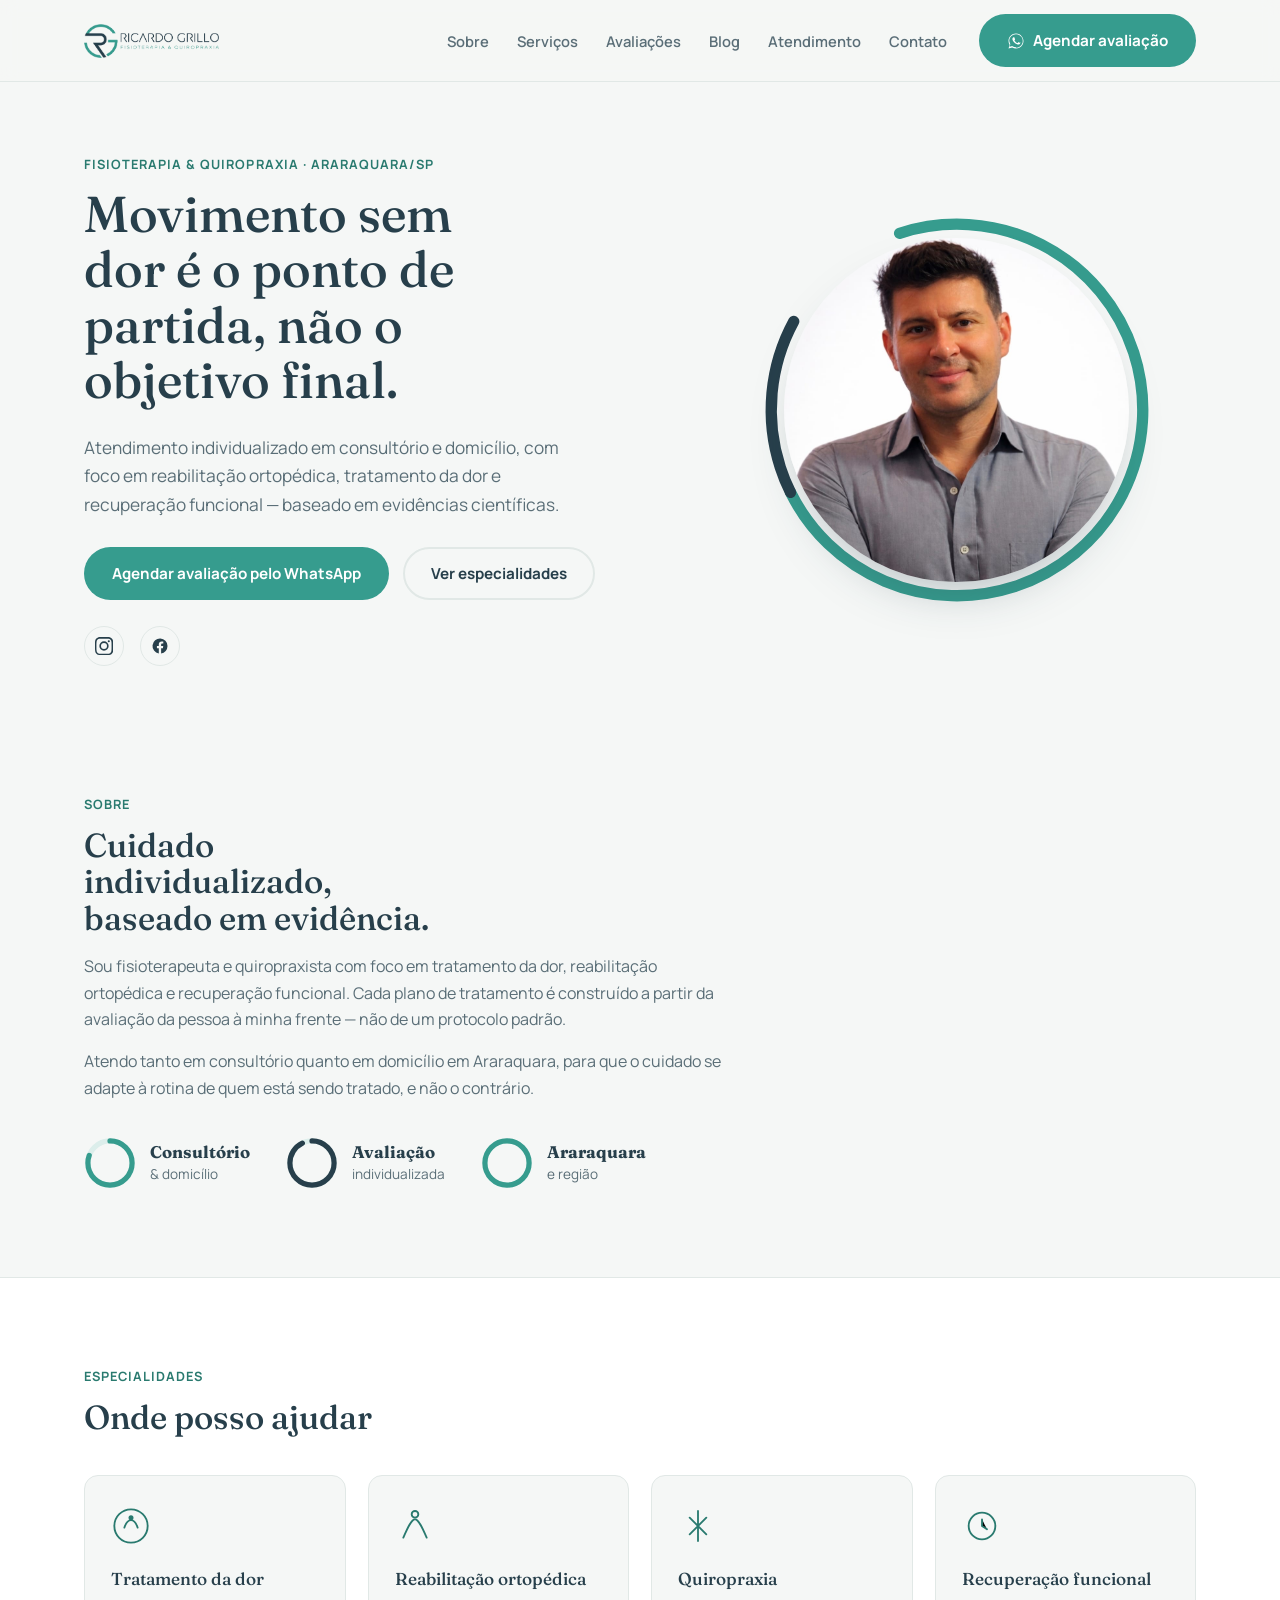
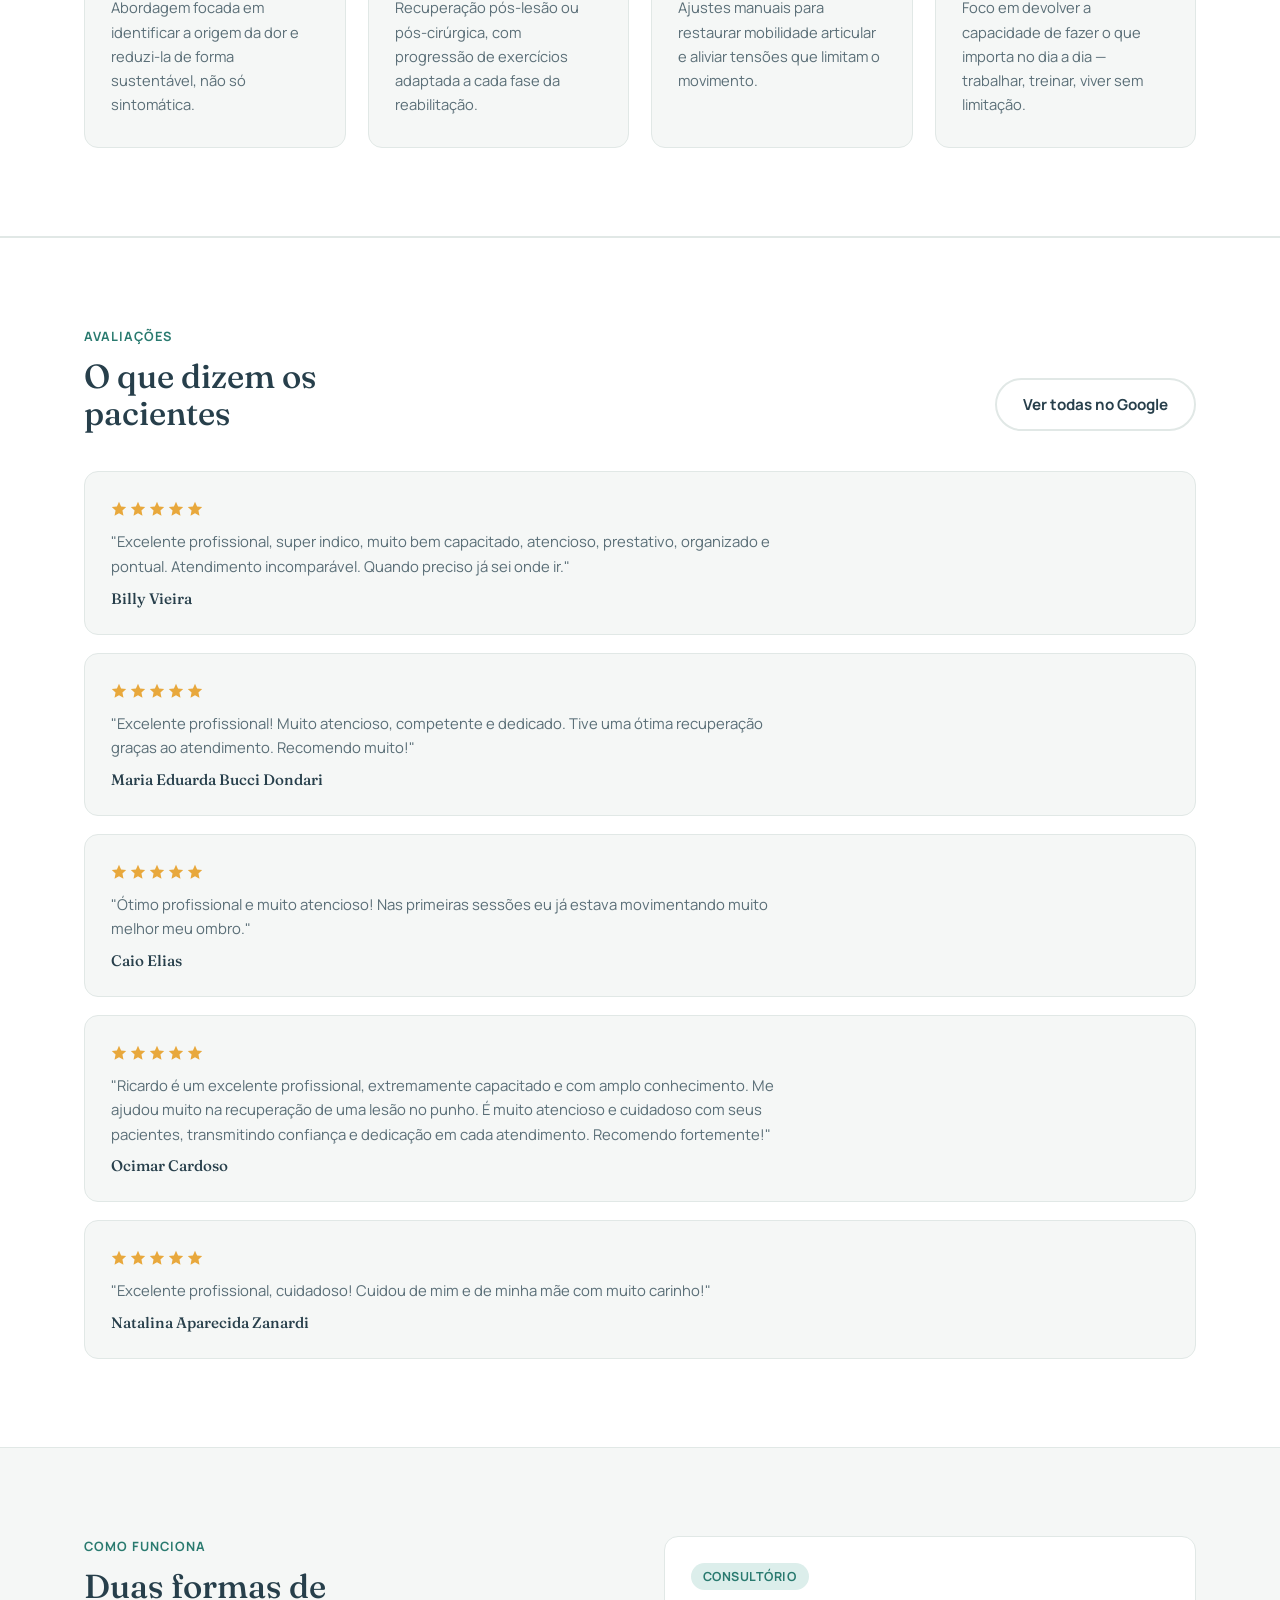
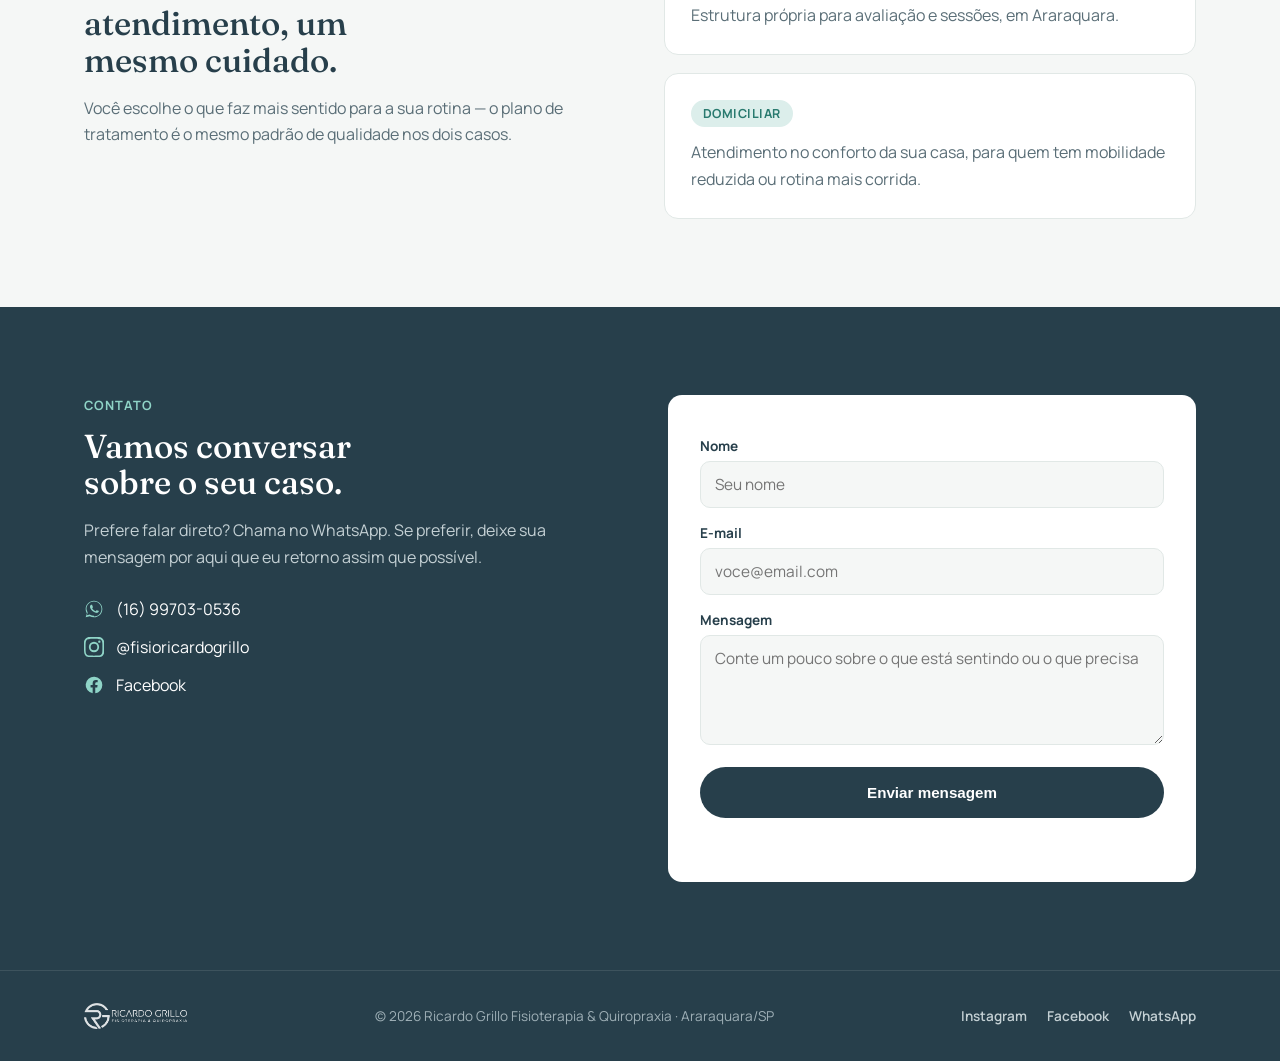
<file: index.html>
<!DOCTYPE html>
<html lang="pt-BR">
<head>
<meta charset="UTF-8">
<meta name="viewport" content="width=device-width, initial-scale=1.0">
<title>Ricardo Grillo | Fisioterapia &amp; Quiropraxia em Araraquara</title>
<meta name="description" content="Fisioterapeuta e quiropraxista em Araraquara. Atendimento em consultório e domiciliar, especialista em tratamento da dor e reabilitação ortopédica.">
<link rel="canonical" href="https://www.fisioricardogrillo.com.br/">

<!-- Open Graph (compartilhamento no WhatsApp, Instagram, Facebook) -->
<meta property="og:type" content="website">
<meta property="og:locale" content="pt_BR">
<meta property="og:title" content="Ricardo Grillo | Fisioterapia & Quiropraxia em Araraquara">
<meta property="og:description" content="Atendimento em consultório e domiciliar, especialista em tratamento da dor e reabilitação ortopédica. Agende pelo WhatsApp.">
<meta property="og:image" content="https://www.fisioricardogrillo.com.br/assets/ricardo.jpg">
<meta property="og:url" content="https://www.fisioricardogrillo.com.br/">
<meta name="twitter:card" content="summary_large_image">

<!-- Dados estruturados para o Google entender o negócio -->
<script type="application/ld+json">
{
  "@context": "https://schema.org",
  "@type": "PhysicalTherapy",
  "name": "Fisioterapeuta Ricardo Grillo",
  "description": "Fisioterapeuta e quiropraxista em Araraquara. Atendimento em consultório e domiciliar, especialista em tratamento da dor e reabilitação ortopédica.",
  "url": "https://www.fisioricardogrillo.com.br/",
  "telephone": "+5516997030536",
  "address": {
    "@type": "PostalAddress",
    "streetAddress": "R. Expedicionários do Brasil, 2236 - Centro",
    "addressLocality": "Araraquara",
    "addressRegion": "SP",
    "postalCode": "14801-170",
    "addressCountry": "BR"
  },
  "sameAs": [
    "https://www.instagram.com/fisioricardogrillo",
    "https://www.facebook.com/share/1H2QvB4pZF/"
  ]
}
</script>

<link rel="preconnect" href="https://fonts.googleapis.com">
<link rel="preconnect" href="https://fonts.gstatic.com" crossorigin>
<link href="https://fonts.googleapis.com/css2?family=Fraunces:opsz,wght@9..144,400;9..144,500;9..144,600&family=Manrope:wght@400;500;600;700;800&display=swap" rel="stylesheet">
<link rel="stylesheet" href="styles.css">
</head>
<body>

<div class="arc-progress" aria-hidden="true"></div>

<header class="site-header" id="topo">
  <div class="wrap header-inner">
    <a href="#topo" class="brand">
      <img src="assets/logo.png" alt="Ricardo Grillo — Fisioterapia &amp; Quiropraxia" class="brand-logo">
    </a>
    <nav class="main-nav" id="mainNav">
      <a href="#sobre">Sobre</a>
      <a href="#servicos">Serviços</a>
      <a href="#avaliacoes">Avaliações</a>
      <a href="blog/index.html">Blog</a>
      <a href="#atendimento">Atendimento</a>
      <a href="#contato">Contato</a>
    </nav>
    <a class="btn btn-whatsapp header-cta" href="https://wa.me/5516997030536" target="_blank" rel="noopener">
      <svg viewBox="0 0 24 24" class="icon-wa" aria-hidden="true"><path d="M17.5 14.4c-.3-.1-1.7-.8-1.9-.9-.3-.1-.4-.1-.6.1-.2.3-.7.9-.8 1-.1.2-.3.2-.5.1-.3-.1-1.2-.4-2.2-1.4-.8-.7-1.4-1.6-1.5-1.9-.2-.3 0-.5.1-.6.1-.1.3-.3.4-.5.1-.1.2-.3.2-.4.1-.2 0-.3 0-.5-.1-.1-.6-1.4-.8-2-.2-.5-.4-.4-.6-.4h-.5c-.2 0-.5.1-.7.3-.2.3-.9.9-.9 2.1 0 1.2.9 2.4 1 2.6.1.2 1.8 2.8 4.4 3.9.6.3 1.1.4 1.5.6.6.2 1.2.2 1.6.1.5-.1 1.7-.7 1.9-1.3.2-.6.2-1.2.2-1.3-.1-.1-.2-.2-.5-.3z"/><path d="M12 2C6.5 2 2 6.5 2 12c0 1.9.5 3.7 1.5 5.3L2 22l4.9-1.3c1.5.8 3.3 1.3 5.1 1.3 5.5 0 10-4.5 10-10S17.5 2 12 2zm0 18.2c-1.7 0-3.3-.5-4.7-1.3l-.3-.2-3.5.9.9-3.4-.2-.4C3.5 13.8 3 12 3 12c0-5 4-9 9-9s9 4 9 9-4 9-9 9z"/></svg>
      Agendar avaliação
    </a>
    <button class="nav-toggle" id="navToggle" aria-label="Abrir menu" aria-expanded="false">
      <span></span><span></span><span></span>
    </button>
  </div>
</header>

<main>

  <!-- HERO -->
  <section class="hero">
    <div class="wrap hero-inner">
      <div class="hero-copy">
        <p class="eyebrow">Fisioterapia &amp; Quiropraxia · Araraquara/SP</p>
        <h1>Movimento sem dor é o ponto de partida, não o objetivo final.</h1>
        <p class="hero-lede">Atendimento individualizado em consultório e domicílio, com foco em reabilitação ortopédica, tratamento da dor e recuperação funcional — baseado em evidências científicas.</p>
        <div class="hero-actions">
          <a class="btn btn-whatsapp" href="https://wa.me/5516997030536" target="_blank" rel="noopener">Agendar avaliação pelo WhatsApp</a>
          <a class="btn btn-ghost" href="#servicos">Ver especialidades</a>
        </div>
        <div class="hero-social" aria-label="Redes sociais">
          <a href="https://www.instagram.com/fisioricardogrillo" target="_blank" rel="noopener" aria-label="Instagram">
            <svg viewBox="0 0 24 24"><path d="M12 2.2c3.2 0 3.6 0 4.9.1 1.2.1 1.9.2 2.4.4.6.2 1 .5 1.4.9.4.4.7.8.9 1.4.2.5.3 1.2.4 2.4.1 1.3.1 1.7.1 4.9s0 3.6-.1 4.9c-.1 1.2-.2 1.9-.4 2.4-.2.6-.5 1-.9 1.4-.4.4-.8.7-1.4.9-.5.2-1.2.3-2.4.4-1.3.1-1.7.1-4.9.1s-3.6 0-4.9-.1c-1.2-.1-1.9-.2-2.4-.4-.6-.2-1-.5-1.4-.9-.4-.4-.7-.8-.9-1.4-.2-.5-.3-1.2-.4-2.4-.1-1.3-.1-1.7-.1-4.9s0-3.6.1-4.9c.1-1.2.2-1.9.4-2.4.2-.6.5-1 .9-1.4.4-.4.8-.7 1.4-.9.5-.2 1.2-.3 2.4-.4 1.3-.1 1.7-.1 4.9-.1zM12 0C8.7 0 8.3 0 7 .1 5.7.1 4.8.3 4 .6c-.8.3-1.5.7-2.2 1.4C1.1 2.7.7 3.4.4 4.2.1 5 0 5.9 0 7.2 0 8.5 0 8.9 0 12.2s0 3.7.1 5c.1 1.3.2 2.2.5 3 .3.8.7 1.5 1.4 2.2.7.7 1.4 1.1 2.2 1.4.8.3 1.7.4 3 .5 1.3.1 1.7.1 5 .1s3.7 0 5-.1c1.3-.1 2.2-.2 3-.5.8-.3 1.5-.7 2.2-1.4.7-.7 1.1-1.4 1.4-2.2.3-.8.4-1.7.5-3 .1-1.3.1-1.7.1-5s0-3.7-.1-5c-.1-1.3-.2-2.2-.5-3-.3-.8-.7-1.5-1.4-2.2C21.3 1.1 20.6.7 19.8.4 19 .1 18.1 0 16.8 0 15.5 0 15.1 0 12 0z"/><path d="M12 5.8a6.2 6.2 0 100 12.4 6.2 6.2 0 000-12.4zm0 10.2a4 4 0 110-8 4 4 0 010 8z"/><circle cx="18.4" cy="5.6" r="1.4"/></svg>
          </a>
          <a href="https://www.facebook.com/share/1H2QvB4pZF/" target="_blank" rel="noopener" aria-label="Facebook">
            <svg viewBox="0 0 24 24"><path d="M22 12a10 10 0 10-11.6 9.9v-7H7.9V12h2.5V9.8c0-2.5 1.5-3.9 3.8-3.9 1.1 0 2.2.2 2.2.2v2.5h-1.3c-1.2 0-1.6.8-1.6 1.6V12h2.8l-.4 2.9h-2.4v7A10 10 0 0022 12z"/></svg>
          </a>
        </div>
      </div>
      <div class="hero-figure">
        <svg class="hero-arc" viewBox="0 0 520 520" aria-hidden="true">
          <circle cx="260" cy="260" r="230" fill="none" stroke="var(--teal)" stroke-width="14" stroke-linecap="round" stroke-dasharray="1050 1446" transform="rotate(-108 260 260)"/>
          <circle cx="260" cy="260" r="230" fill="none" stroke="var(--navy)" stroke-width="14" stroke-linecap="round" stroke-dasharray="220 1446" stroke-dashoffset="-1050" transform="rotate(-108 260 260)"/>
        </svg>
        <img src="assets/ricardo.jpg" alt="Ricardo Grillo, fisioterapeuta e quiropraxista" class="hero-photo">
      </div>
    </div>
  </section>

  <!-- SOBRE -->
  <section class="section" id="sobre">
    <div class="wrap sobre-inner">
      <div class="sobre-copy">
        <p class="eyebrow">Sobre</p>
        <h2>Cuidado individualizado, baseado em evidência.</h2>
        <p>Sou fisioterapeuta e quiropraxista com foco em tratamento da dor, reabilitação ortopédica e recuperação funcional. Cada plano de tratamento é construído a partir da avaliação da pessoa à minha frente — não de um protocolo padrão.</p>
        <p>Atendo tanto em consultório quanto em domicílio em Araraquara, para que o cuidado se adapte à rotina de quem está sendo tratado, e não o contrário.</p>
        <div class="sobre-stats">
          <div class="stat">
            <svg class="stat-arc" viewBox="0 0 80 80" aria-hidden="true"><circle cx="40" cy="40" r="34" fill="none" stroke="var(--teal-10)" stroke-width="8"/><circle cx="40" cy="40" r="34" fill="none" stroke="var(--teal)" stroke-width="8" stroke-linecap="round" stroke-dasharray="171 214" transform="rotate(-90 40 40)"/></svg>
            <div><strong>Consultório</strong><span>&amp; domicílio</span></div>
          </div>
          <div class="stat">
            <svg class="stat-arc" viewBox="0 0 80 80" aria-hidden="true"><circle cx="40" cy="40" r="34" fill="none" stroke="var(--teal-10)" stroke-width="8"/><circle cx="40" cy="40" r="34" fill="none" stroke="var(--navy)" stroke-width="8" stroke-linecap="round" stroke-dasharray="197 214" transform="rotate(-90 40 40)"/></svg>
            <div><strong>Avaliação</strong><span>individualizada</span></div>
          </div>
          <div class="stat">
            <svg class="stat-arc" viewBox="0 0 80 80" aria-hidden="true"><circle cx="40" cy="40" r="34" fill="none" stroke="var(--teal-10)" stroke-width="8"/><circle cx="40" cy="40" r="34" fill="none" stroke="var(--teal)" stroke-width="8" stroke-linecap="round" stroke-dasharray="214 214" transform="rotate(-90 40 40)"/></svg>
            <div><strong>Araraquara</strong><span>e região</span></div>
          </div>
        </div>
      </div>
    </div>
  </section>

  <!-- SERVIÇOS -->
  <section class="section section-alt" id="servicos">
    <div class="wrap">
      <p class="eyebrow">Especialidades</p>
      <h2>Onde posso ajudar</h2>
      <div class="cards">
        <article class="card">
          <svg class="card-icon" viewBox="0 0 48 48" aria-hidden="true"><path d="M24 4a20 20 0 100 40 20 20 0 000-40z" fill="none" stroke="currentColor" stroke-width="2.2"/><path d="M16 26c2-6 5-9 8-9s6 3 8 9" fill="none" stroke="currentColor" stroke-width="2.2" stroke-linecap="round"/><circle cx="24" cy="14" r="3" fill="currentColor"/></svg>
          <h3>Tratamento da dor</h3>
          <p>Abordagem focada em identificar a origem da dor e reduzi-la de forma sustentável, não só sintomática.</p>
        </article>
        <article class="card">
          <svg class="card-icon" viewBox="0 0 48 48" aria-hidden="true"><path d="M10 38c6-14 10-22 14-22s8 8 14 22" fill="none" stroke="currentColor" stroke-width="2.2" stroke-linecap="round" stroke-linejoin="round"/><circle cx="24" cy="10" r="4" fill="none" stroke="currentColor" stroke-width="2.2"/></svg>
          <h3>Reabilitação ortopédica</h3>
          <p>Recuperação pós-lesão ou pós-cirúrgica, com progressão de exercícios adaptada a cada fase da reabilitação.</p>
        </article>
        <article class="card">
          <svg class="card-icon" viewBox="0 0 48 48" aria-hidden="true"><path d="M24 6v36M14 14l20 20M34 14L14 34" stroke="currentColor" stroke-width="2.2" stroke-linecap="round"/></svg>
          <h3>Quiropraxia</h3>
          <p>Ajustes manuais para restaurar mobilidade articular e aliviar tensões que limitam o movimento.</p>
        </article>
        <article class="card">
          <svg class="card-icon" viewBox="0 0 48 48" aria-hidden="true"><path d="M8 24a16 16 0 1132 0 16 16 0 01-32 0z" fill="none" stroke="currentColor" stroke-width="2.2"/><path d="M24 16v8l6 4" stroke="currentColor" stroke-width="2.2" stroke-linecap="round" stroke-linejoin="round"/></svg>
          <h3>Recuperação funcional</h3>
          <p>Foco em devolver a capacidade de fazer o que importa no dia a dia — trabalhar, treinar, viver sem limitação.</p>
        </article>
      </div>
    </div>
  </section>

  <!-- AVALIAÇÕES -->
  <section class="section section-alt" id="avaliacoes">
    <div class="wrap">
      <div class="avaliacoes-head">
        <div>
          <p class="eyebrow">Avaliações</p>
          <h2>O que dizem os pacientes</h2>
        </div>
        <a class="btn btn-ghost" href="https://www.google.com/maps/place/Fisioterapeuta+Ricardo+Grillo/@-21.7881792,-48.182691,1047m/data=!3m2!1e3!4b1!4m6!3m5!1s0x94b8f367e138384d:0xfce66d6be62c9d5f!8m2!3d-21.7881792!4d-48.182691!16s%2Fg%2F11z1jqhp0_" target="_blank" rel="noopener">Ver todas no Google</a>
      </div>
      <div class="avaliacoes-grid">
        <article class="review-card">
          <div class="review-stars">
            <svg viewBox="0 0 20 20"><path d="M10 1l2.6 5.9L19 7.6l-4.7 4.4 1.3 6.5L10 15.3l-5.6 3.2 1.3-6.5L1 7.6l6.4-.7z"/></svg>
            <svg viewBox="0 0 20 20"><path d="M10 1l2.6 5.9L19 7.6l-4.7 4.4 1.3 6.5L10 15.3l-5.6 3.2 1.3-6.5L1 7.6l6.4-.7z"/></svg>
            <svg viewBox="0 0 20 20"><path d="M10 1l2.6 5.9L19 7.6l-4.7 4.4 1.3 6.5L10 15.3l-5.6 3.2 1.3-6.5L1 7.6l6.4-.7z"/></svg>
            <svg viewBox="0 0 20 20"><path d="M10 1l2.6 5.9L19 7.6l-4.7 4.4 1.3 6.5L10 15.3l-5.6 3.2 1.3-6.5L1 7.6l6.4-.7z"/></svg>
            <svg viewBox="0 0 20 20"><path d="M10 1l2.6 5.9L19 7.6l-4.7 4.4 1.3 6.5L10 15.3l-5.6 3.2 1.3-6.5L1 7.6l6.4-.7z"/></svg>
          </div>
          <div class="review-card-body">
            <p class="review-text">"Excelente profissional, super indico, muito bem capacitado, atencioso, prestativo, organizado e pontual. Atendimento incomparável. Quando preciso já sei onde ir."</p>
            <span class="review-author">Billy Vieira</span>
          </div>
        </article>
        <article class="review-card">
          <div class="review-stars">
            <svg viewBox="0 0 20 20"><path d="M10 1l2.6 5.9L19 7.6l-4.7 4.4 1.3 6.5L10 15.3l-5.6 3.2 1.3-6.5L1 7.6l6.4-.7z"/></svg>
            <svg viewBox="0 0 20 20"><path d="M10 1l2.6 5.9L19 7.6l-4.7 4.4 1.3 6.5L10 15.3l-5.6 3.2 1.3-6.5L1 7.6l6.4-.7z"/></svg>
            <svg viewBox="0 0 20 20"><path d="M10 1l2.6 5.9L19 7.6l-4.7 4.4 1.3 6.5L10 15.3l-5.6 3.2 1.3-6.5L1 7.6l6.4-.7z"/></svg>
            <svg viewBox="0 0 20 20"><path d="M10 1l2.6 5.9L19 7.6l-4.7 4.4 1.3 6.5L10 15.3l-5.6 3.2 1.3-6.5L1 7.6l6.4-.7z"/></svg>
            <svg viewBox="0 0 20 20"><path d="M10 1l2.6 5.9L19 7.6l-4.7 4.4 1.3 6.5L10 15.3l-5.6 3.2 1.3-6.5L1 7.6l6.4-.7z"/></svg>
          </div>
          <div class="review-card-body">
            <p class="review-text">"Excelente profissional! Muito atencioso, competente e dedicado. Tive uma ótima recuperação graças ao atendimento. Recomendo muito!"</p>
            <span class="review-author">Maria Eduarda Bucci Dondari</span>
          </div>
        </article>
        <article class="review-card">
          <div class="review-stars">
            <svg viewBox="0 0 20 20"><path d="M10 1l2.6 5.9L19 7.6l-4.7 4.4 1.3 6.5L10 15.3l-5.6 3.2 1.3-6.5L1 7.6l6.4-.7z"/></svg>
            <svg viewBox="0 0 20 20"><path d="M10 1l2.6 5.9L19 7.6l-4.7 4.4 1.3 6.5L10 15.3l-5.6 3.2 1.3-6.5L1 7.6l6.4-.7z"/></svg>
            <svg viewBox="0 0 20 20"><path d="M10 1l2.6 5.9L19 7.6l-4.7 4.4 1.3 6.5L10 15.3l-5.6 3.2 1.3-6.5L1 7.6l6.4-.7z"/></svg>
            <svg viewBox="0 0 20 20"><path d="M10 1l2.6 5.9L19 7.6l-4.7 4.4 1.3 6.5L10 15.3l-5.6 3.2 1.3-6.5L1 7.6l6.4-.7z"/></svg>
            <svg viewBox="0 0 20 20"><path d="M10 1l2.6 5.9L19 7.6l-4.7 4.4 1.3 6.5L10 15.3l-5.6 3.2 1.3-6.5L1 7.6l6.4-.7z"/></svg>
          </div>
          <div class="review-card-body">
            <p class="review-text">"Ótimo profissional e muito atencioso! Nas primeiras sessões eu já estava movimentando muito melhor meu ombro."</p>
            <span class="review-author">Caio Elias</span>
          </div>
        </article>
        <article class="review-card">
          <div class="review-stars">
            <svg viewBox="0 0 20 20"><path d="M10 1l2.6 5.9L19 7.6l-4.7 4.4 1.3 6.5L10 15.3l-5.6 3.2 1.3-6.5L1 7.6l6.4-.7z"/></svg>
            <svg viewBox="0 0 20 20"><path d="M10 1l2.6 5.9L19 7.6l-4.7 4.4 1.3 6.5L10 15.3l-5.6 3.2 1.3-6.5L1 7.6l6.4-.7z"/></svg>
            <svg viewBox="0 0 20 20"><path d="M10 1l2.6 5.9L19 7.6l-4.7 4.4 1.3 6.5L10 15.3l-5.6 3.2 1.3-6.5L1 7.6l6.4-.7z"/></svg>
            <svg viewBox="0 0 20 20"><path d="M10 1l2.6 5.9L19 7.6l-4.7 4.4 1.3 6.5L10 15.3l-5.6 3.2 1.3-6.5L1 7.6l6.4-.7z"/></svg>
            <svg viewBox="0 0 20 20"><path d="M10 1l2.6 5.9L19 7.6l-4.7 4.4 1.3 6.5L10 15.3l-5.6 3.2 1.3-6.5L1 7.6l6.4-.7z"/></svg>
          </div>
          <div class="review-card-body">
            <p class="review-text">"Ricardo é um excelente profissional, extremamente capacitado e com amplo conhecimento. Me ajudou muito na recuperação de uma lesão no punho. É muito atencioso e cuidadoso com seus pacientes, transmitindo confiança e dedicação em cada atendimento. Recomendo fortemente!"</p>
            <span class="review-author">Ocimar Cardoso</span>
          </div>
        </article>
        <article class="review-card">
          <div class="review-stars">
            <svg viewBox="0 0 20 20"><path d="M10 1l2.6 5.9L19 7.6l-4.7 4.4 1.3 6.5L10 15.3l-5.6 3.2 1.3-6.5L1 7.6l6.4-.7z"/></svg>
            <svg viewBox="0 0 20 20"><path d="M10 1l2.6 5.9L19 7.6l-4.7 4.4 1.3 6.5L10 15.3l-5.6 3.2 1.3-6.5L1 7.6l6.4-.7z"/></svg>
            <svg viewBox="0 0 20 20"><path d="M10 1l2.6 5.9L19 7.6l-4.7 4.4 1.3 6.5L10 15.3l-5.6 3.2 1.3-6.5L1 7.6l6.4-.7z"/></svg>
            <svg viewBox="0 0 20 20"><path d="M10 1l2.6 5.9L19 7.6l-4.7 4.4 1.3 6.5L10 15.3l-5.6 3.2 1.3-6.5L1 7.6l6.4-.7z"/></svg>
            <svg viewBox="0 0 20 20"><path d="M10 1l2.6 5.9L19 7.6l-4.7 4.4 1.3 6.5L10 15.3l-5.6 3.2 1.3-6.5L1 7.6l6.4-.7z"/></svg>
          </div>
          <div class="review-card-body">
            <p class="review-text">"Excelente profissional, cuidadoso! Cuidou de mim e de minha mãe com muito carinho!"</p>
            <span class="review-author">Natalina Aparecida Zanardi</span>
          </div>
        </article>
      </div>
    </div>
  </section>

  <!-- ATENDIMENTO -->
  <section class="section" id="atendimento">
    <div class="wrap atendimento-inner">
      <div>
        <p class="eyebrow">Como funciona</p>
        <h2>Duas formas de atendimento, um mesmo cuidado.</h2>
        <p class="section-lede">Você escolhe o que faz mais sentido para a sua rotina — o plano de tratamento é o mesmo padrão de qualidade nos dois casos.</p>
      </div>
      <div class="atendimento-cols">
        <div class="atendimento-col">
          <span class="tag">Consultório</span>
          <p>Estrutura própria para avaliação e sessões, em Araraquara.</p>
        </div>
        <div class="atendimento-col">
          <span class="tag">Domiciliar</span>
          <p>Atendimento no conforto da sua casa, para quem tem mobilidade reduzida ou rotina mais corrida.</p>
        </div>
      </div>
    </div>
  </section>

  <!-- CONTATO -->
  <section class="section section-contact" id="contato">
    <div class="wrap contato-inner">
      <div class="contato-copy">
        <p class="eyebrow">Contato</p>
        <h2>Vamos conversar sobre o seu caso.</h2>
        <p>Prefere falar direto? Chama no WhatsApp. Se preferir, deixe sua mensagem por aqui que eu retorno assim que possível.</p>
        <ul class="contato-list">
          <li>
            <svg viewBox="0 0 24 24" aria-hidden="true"><path d="M17.5 14.4c-.3-.1-1.7-.8-1.9-.9-.3-.1-.4-.1-.6.1-.2.3-.7.9-.8 1-.1.2-.3.2-.5.1-.3-.1-1.2-.4-2.2-1.4-.8-.7-1.4-1.6-1.5-1.9-.2-.3 0-.5.1-.6.1-.1.3-.3.4-.5.1-.1.2-.3.2-.4.1-.2 0-.3 0-.5-.1-.1-.6-1.4-.8-2-.2-.5-.4-.4-.6-.4h-.5c-.2 0-.5.1-.7.3-.2.3-.9.9-.9 2.1 0 1.2.9 2.4 1 2.6.1.2 1.8 2.8 4.4 3.9.6.3 1.1.4 1.5.6.6.2 1.2.2 1.6.1.5-.1 1.7-.7 1.9-1.3.2-.6.2-1.2.2-1.3-.1-.1-.2-.2-.5-.3z"/><path d="M12 2C6.5 2 2 6.5 2 12c0 1.9.5 3.7 1.5 5.3L2 22l4.9-1.3c1.5.8 3.3 1.3 5.1 1.3 5.5 0 10-4.5 10-10S17.5 2 12 2zm0 18.2c-1.7 0-3.3-.5-4.7-1.3l-.3-.2-3.5.9.9-3.4-.2-.4C3.5 13.8 3 12 3 12c0-5 4-9 9-9s9 4 9 9-4 9-9 9z"/></svg>
            <a href="https://wa.me/5516997030536" target="_blank" rel="noopener">(16) 99703-0536</a>
          </li>
          <li>
            <svg viewBox="0 0 24 24"><path d="M12 2.2c3.2 0 3.6 0 4.9.1 1.2.1 1.9.2 2.4.4.6.2 1 .5 1.4.9.4.4.7.8.9 1.4.2.5.3 1.2.4 2.4.1 1.3.1 1.7.1 4.9s0 3.6-.1 4.9c-.1 1.2-.2 1.9-.4 2.4-.2.6-.5 1-.9 1.4-.4.4-.8.7-1.4.9-.5.2-1.2.3-2.4.4-1.3.1-1.7.1-4.9.1s-3.6 0-4.9-.1c-1.2-.1-1.9-.2-2.4-.4-.6-.2-1-.5-1.4-.9-.4-.4-.7-.8-.9-1.4-.2-.5-.3-1.2-.4-2.4-.1-1.3-.1-1.7-.1-4.9s0-3.6.1-4.9c.1-1.2.2-1.9.4-2.4.2-.6.5-1 .9-1.4.4-.4.8-.7 1.4-.9.5-.2 1.2-.3 2.4-.4 1.3-.1 1.7-.1 4.9-.1zM12 0C8.7 0 8.3 0 7 .1 5.7.1 4.8.3 4 .6c-.8.3-1.5.7-2.2 1.4C1.1 2.7.7 3.4.4 4.2.1 5 0 5.9 0 7.2 0 8.5 0 8.9 0 12.2s0 3.7.1 5c.1 1.3.2 2.2.5 3 .3.8.7 1.5 1.4 2.2.7.7 1.4 1.1 2.2 1.4.8.3 1.7.4 3 .5 1.3.1 1.7.1 5 .1s3.7 0 5-.1c1.3-.1 2.2-.2 3-.5.8-.3 1.5-.7 2.2-1.4.7-.7 1.1-1.4 1.4-2.2.3-.8.4-1.7.5-3 .1-1.3.1-1.7.1-5s0-3.7-.1-5c-.1-1.3-.2-2.2-.5-3-.3-.8-.7-1.5-1.4-2.2C21.3 1.1 20.6.7 19.8.4 19 .1 18.1 0 16.8 0 15.5 0 15.1 0 12 0z"/><path d="M12 5.8a6.2 6.2 0 100 12.4 6.2 6.2 0 000-12.4zm0 10.2a4 4 0 110-8 4 4 0 010 8z"/><circle cx="18.4" cy="5.6" r="1.4"/></svg>
            <a href="https://www.instagram.com/fisioricardogrillo" target="_blank" rel="noopener">@fisioricardogrillo</a>
          </li>
          <li>
            <svg viewBox="0 0 24 24"><path d="M22 12a10 10 0 10-11.6 9.9v-7H7.9V12h2.5V9.8c0-2.5 1.5-3.9 3.8-3.9 1.1 0 2.2.2 2.2.2v2.5h-1.3c-1.2 0-1.6.8-1.6 1.6V12h2.8l-.4 2.9h-2.4v7A10 10 0 0022 12z"/></svg>
            <a href="https://www.facebook.com/share/1H2QvB4pZF/" target="_blank" rel="noopener">Facebook</a>
          </li>
        </ul>
      </div>

      <form class="contato-form" name="contato" method="POST" data-netlify="true" netlify-honeypot="bot-field">
        <input type="hidden" name="form-name" value="contato">
        <p class="hp-field"><label>Não preencha este campo: <input name="bot-field"></label></p>

        <label for="nome">Nome</label>
        <input type="text" id="nome" name="nome" required placeholder="Seu nome">

        <label for="email">E-mail</label>
        <input type="email" id="email" name="email" required placeholder="voce@email.com">

        <label for="mensagem">Mensagem</label>
        <textarea id="mensagem" name="mensagem" rows="4" required placeholder="Conte um pouco sobre o que está sentindo ou o que precisa"></textarea>

        <button type="submit" class="btn btn-primary">Enviar mensagem</button>
        <p class="form-note" id="formNote" role="status"></p>
      </form>
    </div>
  </section>

</main>

<footer class="site-footer">
  <div class="wrap footer-inner">
    <img src="assets/logo.png" alt="Ricardo Grillo — Fisioterapia &amp; Quiropraxia" class="footer-logo">
    <p>&copy; <span id="year"></span> Ricardo Grillo Fisioterapia &amp; Quiropraxia · Araraquara/SP</p>
    <div class="footer-social">
      <a href="https://www.instagram.com/fisioricardogrillo" target="_blank" rel="noopener" aria-label="Instagram">Instagram</a>
      <a href="https://www.facebook.com/share/1H2QvB4pZF/" target="_blank" rel="noopener" aria-label="Facebook">Facebook</a>
      <a href="https://wa.me/5516997030536" target="_blank" rel="noopener" aria-label="WhatsApp">WhatsApp</a>
    </div>
  </div>
</footer>

<script src="script.js"></script>
</body>
</html>
</file>
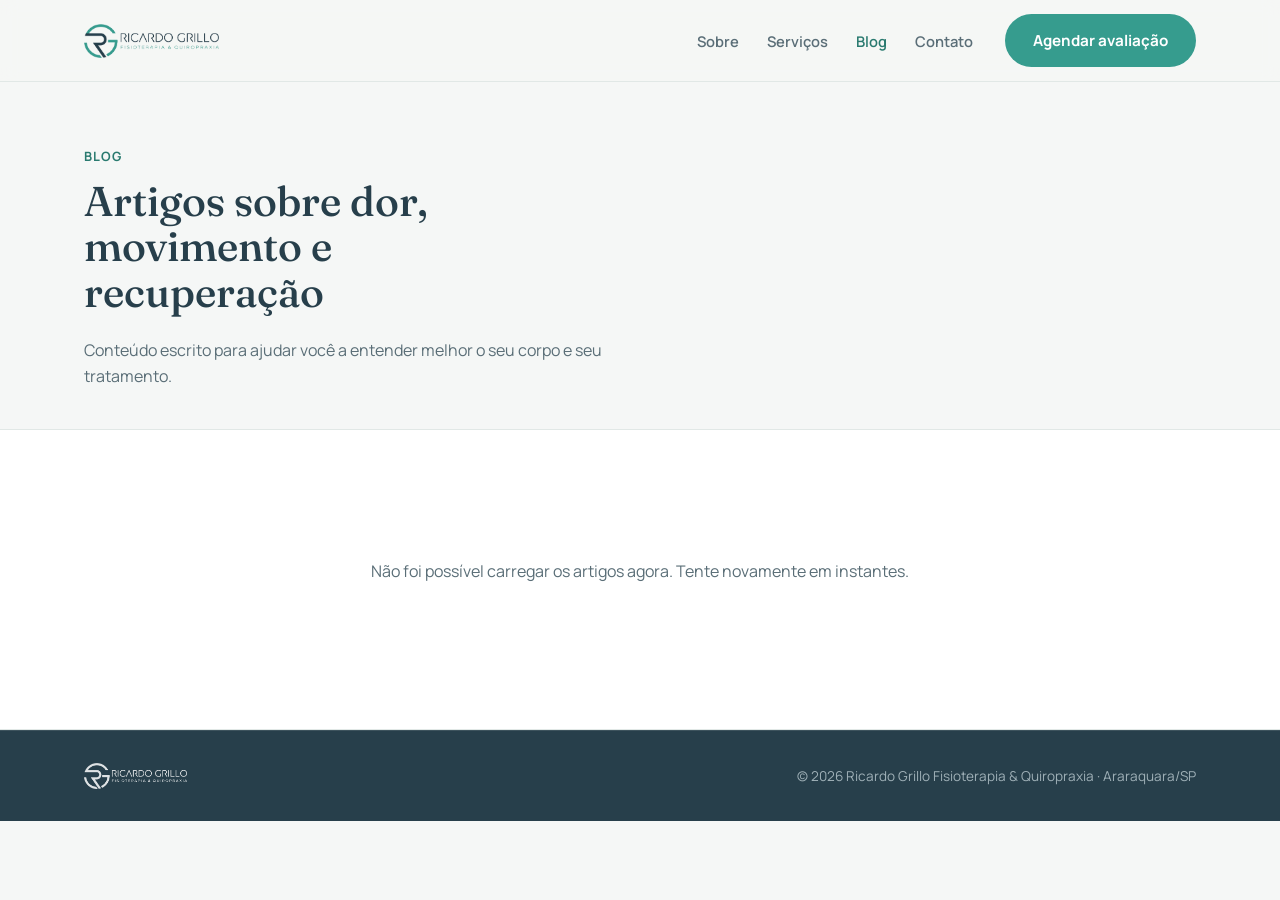
<file: blog/index.html>
<!DOCTYPE html>
<html lang="pt-BR">
<head>
<meta charset="UTF-8">
<meta name="viewport" content="width=device-width, initial-scale=1.0">
<title>Blog | Ricardo Grillo Fisioterapia & Quiropraxia</title>
<meta name="description" content="Artigos e dicas sobre fisioterapia, quiropraxia, dor e recuperação funcional.">
<link rel="preconnect" href="https://fonts.googleapis.com">
<link rel="preconnect" href="https://fonts.gstatic.com" crossorigin>
<link href="https://fonts.googleapis.com/css2?family=Fraunces:opsz,wght@9..144,400;9..144,500;9..144,600&family=Manrope:wght@400;500;600;700;800&display=swap" rel="stylesheet">
<link rel="stylesheet" href="../styles.css">
<link rel="stylesheet" href="blog.css">
</head>
<body>

<header class="site-header">
  <div class="wrap header-inner">
    <a href="../index.html" class="brand">
      <img src="../assets/logo.png" alt="Ricardo Grillo — Fisioterapia &amp; Quiropraxia" class="brand-logo">
    </a>
    <nav class="main-nav">
      <a href="../index.html#sobre">Sobre</a>
      <a href="../index.html#servicos">Serviços</a>
      <a href="index.html" class="active">Blog</a>
      <a href="../index.html#contato">Contato</a>
    </nav>
    <a class="btn btn-whatsapp header-cta" href="https://wa.me/5516997030536" target="_blank" rel="noopener">Agendar avaliação</a>
  </div>
</header>

<main>
  <section class="section blog-hero">
    <div class="wrap">
      <p class="eyebrow">Blog</p>
      <h1>Artigos sobre dor, movimento e recuperação</h1>
      <p class="section-lede">Conteúdo escrito para ajudar você a entender melhor o seu corpo e seu tratamento.</p>
    </div>
  </section>

  <section class="section section-alt">
    <div class="wrap">
      <div id="postsGrid" class="posts-grid">
        <p class="posts-loading">Carregando artigos…</p>
      </div>
      <p id="postsEmpty" class="posts-empty" hidden>Ainda não há artigos publicados. Volte em breve!</p>
    </div>
  </section>
</main>

<footer class="site-footer">
  <div class="wrap footer-inner">
    <img src="../assets/logo.png" alt="Ricardo Grillo — Fisioterapia &amp; Quiropraxia" class="footer-logo">
    <p>&copy; <span id="year"></span> Ricardo Grillo Fisioterapia &amp; Quiropraxia · Araraquara/SP</p>
  </div>
</footer>

<script>document.getElementById('year').textContent = new Date().getFullYear();</script>
<script src="blog-data.js"></script>
<script>
(async function () {
  const grid = document.getElementById('postsGrid');
  const empty = document.getElementById('postsEmpty');
  try {
    const posts = await fetchPosts(); // definido em blog-data.js
    grid.innerHTML = '';
    if (!posts.length) {
      grid.hidden = true;
      empty.hidden = false;
      return;
    }
    posts.sort((a, b) => new Date(b.date) - new Date(a.date));
    for (const post of posts) {
      const card = document.createElement('a');
      card.href = `post.html?slug=${encodeURIComponent(post.slug)}`;
      card.className = 'post-card';
      const dateStr = post.date ? new Date(post.date).toLocaleDateString('pt-BR', { day: '2-digit', month: 'long', year: 'numeric' }) : '';
      card.innerHTML = `
        ${post.cover ? `<div class="post-card-image" style="background-image:url('${post.cover}')"></div>` : '<div class="post-card-image post-card-image--empty"></div>'}
        <div class="post-card-body">
          <span class="post-card-date">${dateStr}</span>
          <h2>${post.title}</h2>
          <p>${post.excerpt || ''}</p>
        </div>`;
      grid.appendChild(card);
    }
  } catch (err) {
    grid.innerHTML = '<p class="posts-loading">Não foi possível carregar os artigos agora. Tente novamente em instantes.</p>';
    console.error(err);
  }
})();
</script>
</body>
</html>
</file>
<file: styles.css>
/* ============ TOKENS ============ */
:root {
  --teal: #369C8E;
  --teal-dark: #297A6F;
  --teal-10: #DCEEEB;
  --navy: #273F4B;
  --navy-soft: #5A6E77;
  --bg: #F5F7F6;
  --white: #FFFFFF;
  --line: #E1E8E6;

  --font-display: "Fraunces", serif;
  --font-body: "Manrope", sans-serif;

  --wrap: 1160px;
  --radius: 14px;
}

* { box-sizing: border-box; }
html { scroll-behavior: smooth; }
body {
  margin: 0;
  font-family: var(--font-body);
  color: var(--navy);
  background: var(--bg);
  -webkit-font-smoothing: antialiased;
}
img { max-width: 100%; display: block; }
a { color: inherit; text-decoration: none; }
h1, h2, h3 { font-family: var(--font-display); font-weight: 500; margin: 0 0 .5em; line-height: 1.1; }
p { margin: 0 0 1em; color: var(--navy-soft); line-height: 1.65; }
.wrap { max-width: var(--wrap); margin: 0 auto; padding: 0 24px; }

:focus-visible {
  outline: 3px solid var(--teal);
  outline-offset: 3px;
}

.eyebrow {
  font-family: var(--font-body);
  font-weight: 700;
  font-size: .8rem;
  letter-spacing: .08em;
  text-transform: uppercase;
  color: var(--teal-dark);
  margin: 0 0 .9em;
}

/* ============ BUTTONS ============ */
.btn {
  display: inline-flex;
  align-items: center;
  gap: 8px;
  padding: 14px 26px;
  border-radius: 999px;
  font-weight: 700;
  font-size: .95rem;
  border: 2px solid transparent;
  cursor: pointer;
  transition: transform .15s ease, box-shadow .15s ease, background .15s ease;
  white-space: nowrap;
}
.btn:hover { transform: translateY(-1px); }
.btn-whatsapp { background: var(--teal); color: var(--white); }
.btn-whatsapp:hover { background: var(--teal-dark); box-shadow: 0 8px 20px -8px rgba(54,156,142,.6); }
.btn-whatsapp .icon-wa { width: 18px; height: 18px; fill: currentColor; }
.btn-ghost { background: transparent; color: var(--navy); border-color: var(--line); }
.btn-ghost:hover { border-color: var(--navy); }
.btn-primary { background: var(--navy); color: var(--white); width: 100%; justify-content: center; padding: 15px; }
.btn-primary:hover { background: #1c2f38; }

/* ============ HEADER ============ */
.site-header {
  position: sticky; top: 0; z-index: 50;
  background: rgba(245,247,246,.9);
  backdrop-filter: blur(8px);
  border-bottom: 1px solid var(--line);
}
.header-inner {
  display: flex; align-items: center; gap: 24px;
  padding-top: 14px; padding-bottom: 14px;
}
.brand-logo { height: 34px; width: auto; }
.main-nav { display: flex; gap: 28px; margin-left: auto; }
.main-nav a { font-weight: 600; font-size: .92rem; color: var(--navy-soft); }
.main-nav a:hover { color: var(--teal-dark); }
.header-cta { margin-left: 8px; }
.nav-toggle { display: none; }

/* ============ HERO ============ */
.hero { padding: 72px 0 40px; overflow: hidden; }
.hero-inner {
  display: grid;
  grid-template-columns: 1.1fr .9fr;
  gap: 48px;
  align-items: center;
}
.hero h1 {
  font-size: clamp(2.1rem, 4vw, 3.15rem);
  color: var(--navy);
  max-width: 12ch;
}
.hero-lede { font-size: 1.08rem; max-width: 46ch; }
.hero-actions { display: flex; flex-wrap: wrap; gap: 14px; margin: 28px 0 26px; }
.hero-social { display: flex; gap: 16px; }
.hero-social a { width: 40px; height: 40px; border-radius: 50%; border: 1.5px solid var(--line); display: flex; align-items: center; justify-content: center; transition: border-color .15s, background .15s; }
.hero-social a:hover { border-color: var(--teal); background: var(--teal-10); }
.hero-social svg { width: 18px; height: 18px; fill: var(--navy); }

.hero-figure { position: relative; max-width: 420px; margin: 0 auto; }
.hero-arc { position: absolute; inset: 0; width: 100%; height: 100%; animation: spin 32s linear infinite; }
.hero-photo {
  position: relative;
  width: 82%;
  margin: 9% auto;
  border-radius: 50%;
  aspect-ratio: 1 / 1;
  object-fit: cover;
  object-position: top center;
  box-shadow: 0 24px 50px -20px rgba(39,63,75,.35);
}
@keyframes spin { to { transform: rotate(360deg); } }
@media (prefers-reduced-motion: reduce) { .hero-arc { animation: none; } }

/* ============ SECTIONS ============ */
.section { padding: 88px 0; }
.section-alt { background: var(--white); border-top: 1px solid var(--line); border-bottom: 1px solid var(--line); }
.section h2 { font-size: clamp(1.7rem, 2.6vw, 2.3rem); max-width: 16ch; }
.section-lede { max-width: 52ch; }

/* Sobre */
.sobre-inner { display: grid; grid-template-columns: 1fr; }
.sobre-copy { max-width: 640px; }
.sobre-stats { display: flex; gap: 36px; margin-top: 36px; flex-wrap: wrap; }
.stat { display: flex; align-items: center; gap: 14px; }
.stat-arc { width: 52px; height: 52px; flex-shrink: 0; }
.stat strong { display: block; font-family: var(--font-display); font-size: 1.05rem; color: var(--navy); }
.stat span { font-size: .85rem; color: var(--navy-soft); }

/* Serviços */
.cards { display: grid; grid-template-columns: repeat(4, 1fr); gap: 22px; margin-top: 40px; }
.card {
  background: var(--bg);
  border: 1px solid var(--line);
  border-radius: var(--radius);
  padding: 30px 26px;
  transition: transform .18s ease, box-shadow .18s ease, border-color .18s ease;
}
.card:hover { transform: translateY(-4px); box-shadow: 0 20px 40px -24px rgba(39,63,75,.3); border-color: var(--teal); }
.card-icon { width: 40px; height: 40px; color: var(--teal-dark); margin-bottom: 18px; }
.card h3 { font-size: 1.08rem; margin-bottom: .4em; }
.card p { font-size: .92rem; margin-bottom: 0; }

/* Avaliações */
.avaliacoes-head { display: flex; align-items: flex-end; justify-content: space-between; gap: 20px; flex-wrap: wrap; margin-bottom: 40px; }
.avaliacoes-head h2 { margin-bottom: 0; }
.avaliacoes-grid { display: grid; grid-template-columns: 1fr; gap: 18px; }
.review-card { flex-direction: row; align-items: flex-start; gap: 20px; }
.review-card .review-stars { flex-shrink: 0; padding-top: 3px; }
.review-card-body { display: flex; flex-direction: column; gap: 10px; max-width: 680px; }
.review-card {
  background: var(--bg);
  border: 1px solid var(--line);
  border-radius: var(--radius);
  padding: 26px;
  display: flex;
  flex-direction: column;
  gap: 12px;
}
.review-stars { display: flex; gap: 3px; }
.review-stars svg { width: 16px; height: 16px; fill: #E8A83C; }
.review-text { font-size: .93rem; color: var(--navy-soft); margin: 0; flex-grow: 1; }
.review-author { font-family: var(--font-display); font-size: .95rem; color: var(--navy); font-weight: 500; }
@media (max-width: 900px) { .review-card { flex-direction: column; } }
@media (max-width: 720px) { .review-card { flex-direction: column; } }

/* Atendimento */
.atendimento-inner { display: grid; grid-template-columns: 1fr 1fr; gap: 48px; align-items: start; }
.atendimento-cols { display: grid; gap: 18px; }
.atendimento-col { background: var(--white); border: 1px solid var(--line); border-radius: var(--radius); padding: 26px; }
.tag {
  display: inline-block; background: var(--teal-10); color: var(--teal-dark);
  font-weight: 700; font-size: .78rem; letter-spacing: .04em; text-transform: uppercase;
  padding: 5px 12px; border-radius: 999px; margin-bottom: 12px;
}
.atendimento-col p { margin: 0; }

/* Contato */
.section-contact { background: var(--navy); color: var(--white); }
.section-contact .eyebrow { color: #8FD4C7; }
.section-contact h2 { color: var(--white); }
.section-contact p { color: #C4D0D4; }
.contato-inner { display: grid; grid-template-columns: 1fr 1fr; gap: 56px; align-items: start; }
.contato-list { list-style: none; padding: 0; margin: 28px 0 0; display: grid; gap: 16px; }
.contato-list li { display: flex; align-items: center; gap: 12px; }
.contato-list svg { width: 20px; height: 20px; fill: #8FD4C7; flex-shrink: 0; }
.contato-list a:hover { text-decoration: underline; }
.contato-address { align-items: flex-start; }
.contato-address span { color: #C4D0D4; font-size: .95rem; line-height: 1.5; }

.contato-form { background: var(--white); border-radius: var(--radius); padding: 32px; display: grid; gap: 6px; }
.contato-form label { font-size: .85rem; font-weight: 700; color: var(--navy); margin-top: 10px; }
.contato-form input, .contato-form textarea {
  font-family: var(--font-body);
  font-size: .96rem;
  padding: 12px 14px;
  border-radius: 10px;
  border: 1.5px solid var(--line);
  background: var(--bg);
  color: var(--navy);
  resize: vertical;
}
.contato-form input:focus, .contato-form textarea:focus { border-color: var(--teal); background: var(--white); }
.contato-form button { margin-top: 16px; }
.hp-field { position: absolute; left: -9999px; }
.form-note { font-size: .85rem; text-align: center; min-height: 1.2em; margin: 10px 0 0; }
.form-note.success { color: var(--teal-dark); font-weight: 700; }

/* ============ FOOTER ============ */
.site-footer { background: var(--navy); border-top: 1px solid rgba(255,255,255,.1); padding: 32px 0; }
.footer-inner { display: flex; align-items: center; gap: 20px; flex-wrap: wrap; justify-content: space-between; }
.footer-logo { height: 26px; filter: brightness(0) invert(1); opacity: .85; }
.footer-inner p { color: #9FB0B7; font-size: .85rem; margin: 0; }
.footer-social { display: flex; gap: 20px; }
.footer-social a { font-size: .85rem; color: #C4D0D4; font-weight: 600; }
.footer-social a:hover { color: var(--white); }

/* ============ ARC PROGRESS (scroll indicator, subtle brand touch) ============ */
.arc-progress { position: fixed; top: 0; left: 0; height: 3px; width: 0%; background: var(--teal); z-index: 100; transition: width .1s linear; }

/* ============ RESPONSIVE ============ */
@media (max-width: 900px) {
  .cards { grid-template-columns: repeat(2, 1fr); }
  .atendimento-inner, .contato-inner { grid-template-columns: 1fr; }
  .hero-inner { grid-template-columns: 1fr; }
  .hero-figure { order: -1; max-width: 280px; }
  .hero-copy { text-align: left; }
}

@media (max-width: 720px) {
  .main-nav { position: fixed; top: 64px; left: 0; right: 0; background: var(--white); flex-direction: column; padding: 20px 24px; gap: 4px; border-bottom: 1px solid var(--line); transform: translateY(-8px); opacity: 0; pointer-events: none; transition: opacity .18s ease, transform .18s ease; }
  .main-nav.open { transform: translateY(0); opacity: 1; pointer-events: auto; }
  .main-nav a { padding: 12px 4px; border-bottom: 1px solid var(--line); }
  .header-cta { display: none; }
  .nav-toggle {
    display: flex; flex-direction: column; justify-content: center; gap: 5px;
    width: 40px; height: 40px; margin-left: auto;
    background: none; border: none; cursor: pointer; padding: 0;
  }
  .nav-toggle span { width: 100%; height: 2px; background: var(--navy); border-radius: 2px; transition: transform .2s ease, opacity .2s ease; }
  .nav-toggle[aria-expanded="true"] span:nth-child(1) { transform: translateY(7px) rotate(45deg); }
  .nav-toggle[aria-expanded="true"] span:nth-child(2) { opacity: 0; }
  .nav-toggle[aria-expanded="true"] span:nth-child(3) { transform: translateY(-7px) rotate(-45deg); }

  .cards { grid-template-columns: 1fr; }
  .section { padding: 60px 0; }
  .hero { padding: 40px 0 24px; }
  .sobre-stats { gap: 24px; }
}
</file>
<file: blog/blog.css>
.main-nav a.active { color: var(--teal-dark); }

.blog-hero { padding-top: 64px; padding-bottom: 24px; }
.blog-hero h1 { font-size: clamp(1.9rem, 3.4vw, 2.6rem); max-width: 18ch; }

.posts-grid {
  display: grid;
  grid-template-columns: repeat(3, 1fr);
  gap: 24px;
}
.posts-loading, .posts-empty { color: var(--navy-soft); text-align: center; padding: 40px 0; grid-column: 1 / -1; }

.post-card {
  display: flex;
  flex-direction: column;
  background: var(--white);
  border: 1px solid var(--line);
  border-radius: var(--radius);
  overflow: hidden;
  transition: transform .18s ease, box-shadow .18s ease, border-color .18s ease;
}
.post-card:hover { transform: translateY(-4px); box-shadow: 0 20px 40px -24px rgba(39,63,75,.3); border-color: var(--teal); }
.post-card-image { height: 170px; background-size: cover; background-position: center; background-color: var(--teal-10); }
.post-card-image--empty { background: linear-gradient(135deg, var(--teal-10), var(--bg)); }
.post-card-body { padding: 22px; }
.post-card-date { font-size: .78rem; font-weight: 700; color: var(--teal-dark); text-transform: uppercase; letter-spacing: .04em; }
.post-card-body h2 { font-size: 1.15rem; margin: .5em 0 .4em; }
.post-card-body p { font-size: .92rem; margin: 0; }

/* Post individual */
.wrap-narrow { max-width: 760px; }
.post-back { display: inline-block; margin-bottom: 24px; font-weight: 600; font-size: .9rem; color: var(--navy-soft); }
.post-back:hover { color: var(--teal-dark); }
.post-article h1 { font-size: clamp(1.9rem, 3.2vw, 2.5rem); margin-top: .3em; }
.post-cover-img { width: 100%; border-radius: var(--radius); margin: 24px 0; }
.post-body { font-size: 1.05rem; line-height: 1.75; color: var(--navy-soft); }
.post-body h2, .post-body h3 { font-family: var(--font-display); color: var(--navy); margin-top: 1.4em; }
.post-body p { margin-bottom: 1.2em; }
.post-body img { border-radius: var(--radius); }
.post-body a { color: var(--teal-dark); text-decoration: underline; }

@media (max-width: 900px) { .posts-grid { grid-template-columns: 1fr 1fr; } }
@media (max-width: 640px) { .posts-grid { grid-template-columns: 1fr; } }
</file>
